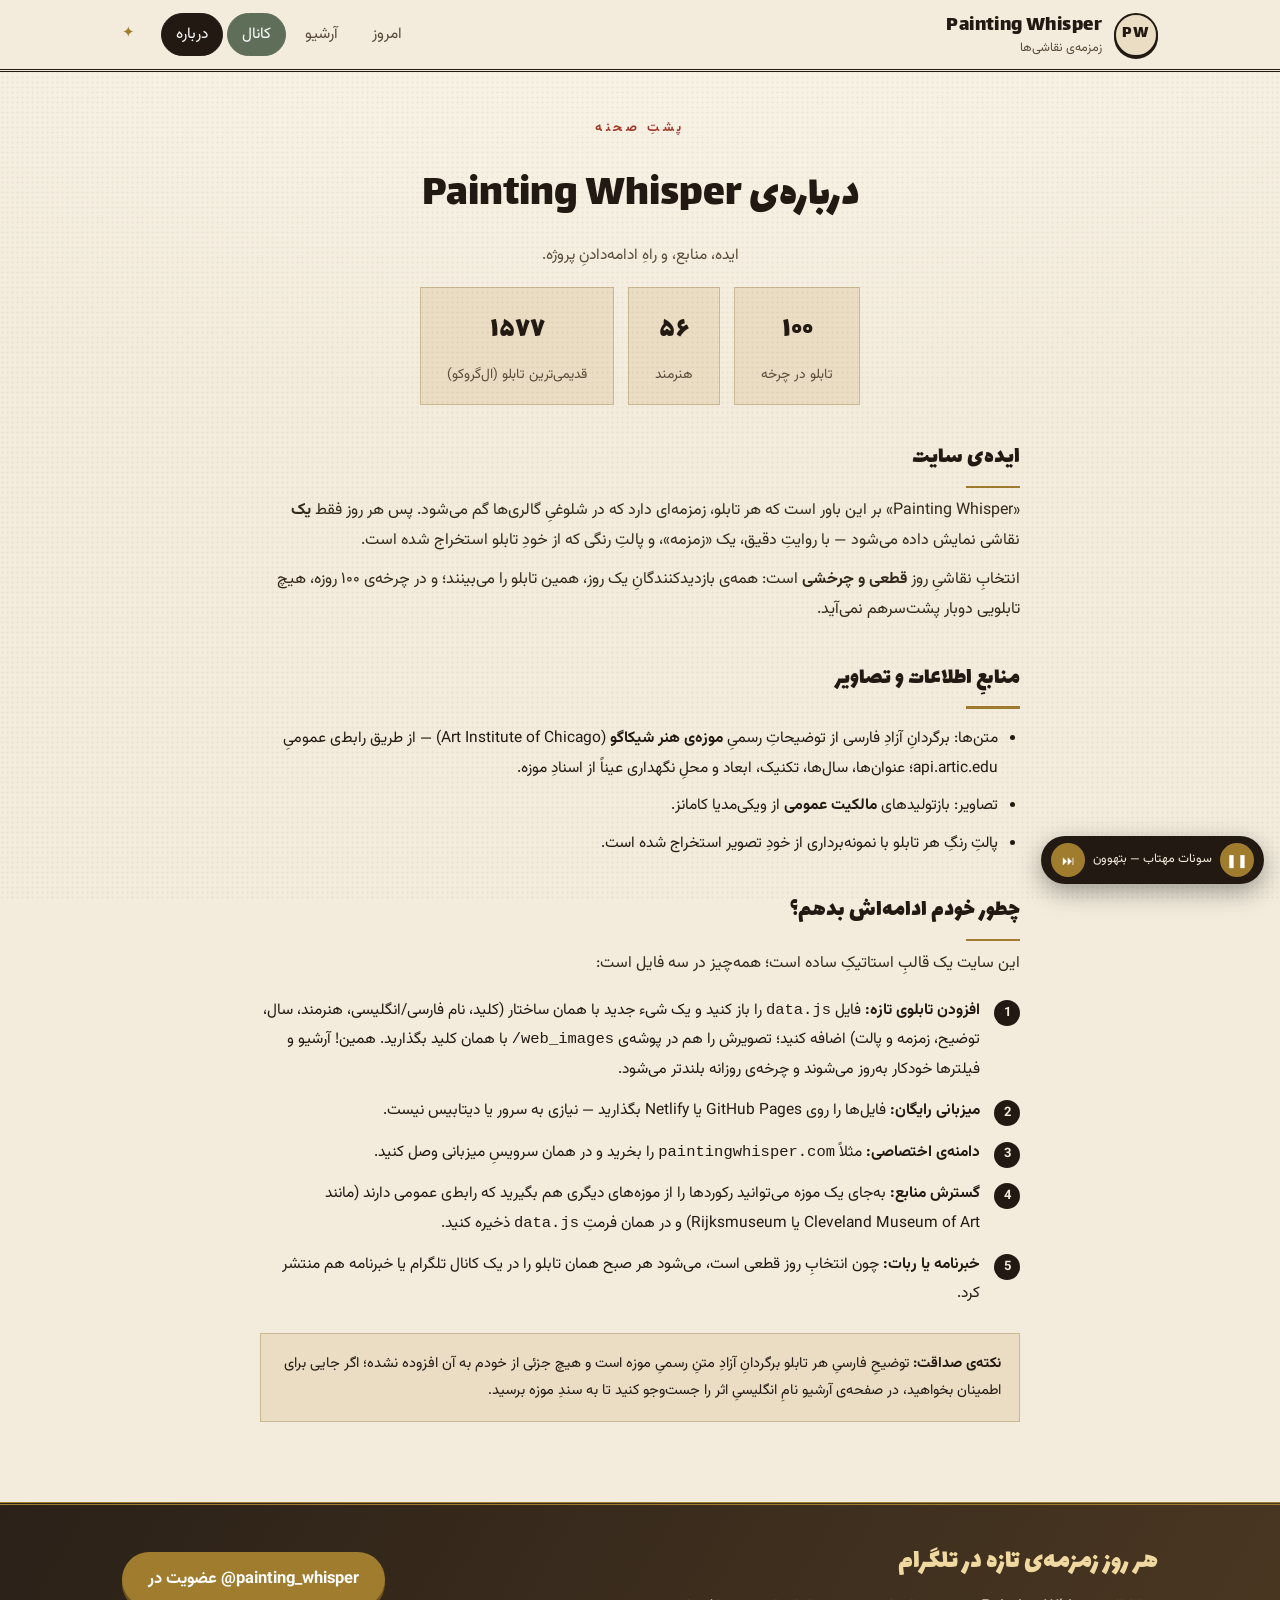
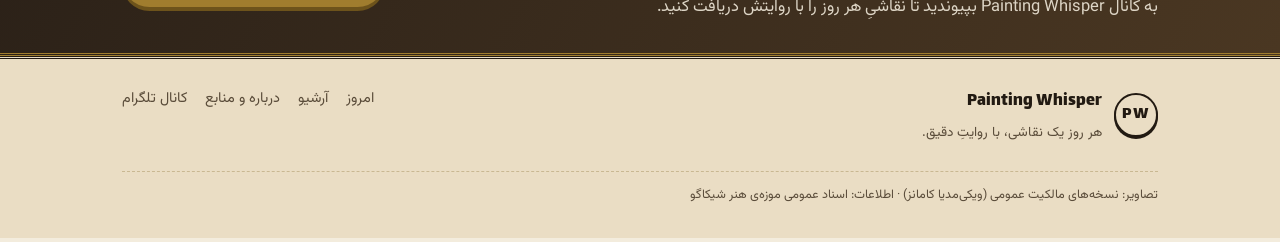
<file: about.html>
<!DOCTYPE html>
<html lang="fa" dir="rtl">
<head>
<meta charset="UTF-8">
<meta name="viewport" content="width=device-width, initial-scale=1.0">
<title>درباره و منابع — Painting Whisper</title>
<meta name="description" content="درباره‌ی Painting Whisper، منبع اطلاعات و تصاویر، و راهنمای ساخت سایت مشابه.">
<link rel="stylesheet" href="style.css">
</head>
<body>

<div class="grain" aria-hidden="true"></div>

<header class="site-head">
  <div class="wrap head-grid">
    <a class="brand" href="index.html">
      <span class="brand-mark" aria-hidden="true">P&#8202;W</span>
      <span class="brand-text">
        <strong>Painting Whisper</strong>
        <small>زمزمه‌ی نقاشی‌ها</small>
      </span>
    </a>
    <nav class="head-nav" aria-label="فهرست">
      <a href="index.html" class="nav-link">امروز</a>
      <a href="archive.html" class="nav-link">آرشیو</a>
      <a href="https://t.me/painting_whisper" class="nav-link nav-tg" target="_blank" rel="noopener">کانال</a>
      <a href="about.html" class="nav-link is-active">درباره</a>
    </nav>
    <div class="head-orn" aria-hidden="true">✦</div>
  </div>
</header>

<main id="main">
  <section class="page-head">
    <div class="wrap">
      <span class="kicker">پشتِ صحنه</span>
      <h1>درباره‌ی Painting Whisper</h1>
      <p>ایده، منابع، و راهِ ادامه‌دادنِ پروژه.</p>
    </div>
  </section>

  <section class="wrap about-body">
    <div class="stats-row" style="display:flex; gap:14px; justify-content:center; flex-wrap:wrap; margin-bottom:26px;">
      <div style="border:1.5px solid var(--line); background:var(--paper2); padding:14px 26px; text-align:center;">
        <span id="stat-count" style="font-family:var(--display); font-size:30px; display:block;">۱۰۰</span>
        <small style="color:var(--ink-soft);">تابلو در چرخه</small>
      </div>
      <div style="border:1.5px solid var(--line); background:var(--paper2); padding:14px 26px; text-align:center;">
        <span id="stat-artists" style="font-family:var(--display); font-size:30px; display:block;">—</span>
        <small style="color:var(--ink-soft);">هنرمند</small>
      </div>
      <div style="border:1.5px solid var(--line); background:var(--paper2); padding:14px 26px; text-align:center;">
        <span style="font-family:var(--display); font-size:30px; display:block;">۱۵۷۷</span>
        <small style="color:var(--ink-soft);">قدیمی‌ترین تابلو (ال‌گروکو)</small>
      </div>
    </div>

    <h2>ایده‌ی سایت</h2>
    <p>«Painting Whisper» بر این باور است که هر تابلو، زمزمه‌ای دارد که در شلوغیِ گالری‌ها گم می‌شود. پس هر روز فقط <b>یک</b> نقاشی نمایش داده می‌شود — با روایتِ دقیق، یک «زمزمه»، و پالتِ رنگی که از خودِ تابلو استخراج شده است.</p>
    <p>انتخابِ نقاشیِ روز <b>قطعی و چرخشی</b> است: همه‌ی بازدیدکنندگانِ یک روز، همین تابلو را می‌بینند؛ و در چرخه‌ی ۱۰۰ روزه، هیچ تابلویی دوبار پشت‌سرهم نمی‌آید.</p>

    <h2>منابعِ اطلاعات و تصاویر</h2>
    <ul class="about-list">
      <li>متن‌ها: برگردانِ آزادِ فارسی از توضیحاتِ رسمیِ <b>موزه‌ی هنر شیکاگو</b> (Art Institute of Chicago) — از طریق رابط‌ی عمومیِ api.artic.edu؛ عنوان‌ها، سال‌ها، تکنیک، ابعاد و محلِ نگهداری عیناً از اسنادِ موزه.</li>
      <li>تصاویر: بازتولیدهای <b>مالکیت عمومی</b> از ویکی‌مدیا کامانز.</li>
      <li>پالتِ رنگِ هر تابلو با نمونه‌برداری از خودِ تصویر استخراج شده است.</li>
    </ul>

    <h2>چطور خودم ادامه‌اش بدهم؟</h2>
    <p>این سایت یک قالبِ استاتیکِ ساده است؛ همه‌چیز در سه فایل است:</p>
    <ol class="step-list">
      <li><b>افزودن تابلوی تازه:</b> فایل <code>data.js</code> را باز کنید و یک شیء جدید با همان ساختار (کلید، نام فارسی/انگلیسی، هنرمند، سال، توضیح، زمزمه و پالت) اضافه کنید؛ تصویرش را هم در پوشه‌ی <code>web_images/</code> با همان کلید بگذارید. همین! آرشیو و فیلترها خودکار به‌روز می‌شوند و چرخه‌ی روزانه بلندتر می‌شود.</li>
      <li><b>میزبانی رایگان:</b> فایل‌ها را روی GitHub Pages یا Netlify بگذارید — نیازی به سرور یا دیتابیس نیست.</li>
      <li><b>دامنه‌ی اختصاصی:</b> مثلاً <code>paintingwhisper.com</code> را بخرید و در همان سرویسِ میزبانی وصل کنید.</li>
      <li><b>گسترش منابع:</b> به‌جای یک موزه می‌توانید رکوردها را از موزه‌های دیگری هم بگیرید که رابط‌ی عمومی دارند (مانند Cleveland Museum of Art یا Rijksmuseum) و در همان فرمتِ <code>data.js</code> ذخیره کنید.</li>
      <li><b>خبرنامه یا ربات:</b> چون انتخابِ روز قطعی است، می‌شود هر صبح همان تابلو را در یک کانال تلگرام یا خبرنامه هم منتشر کرد.</li>
    </ol>

    <div class="source-note">
      <b>نکته‌ی صداقت:</b> توضیحِ فارسیِ هر تابلو برگردانِ آزادِ متنِ رسمیِ موزه است و هیچ جزئی از خودم به آن افزوده نشده؛ اگر جایی برای اطمینان بخواهید، در صفحه‌ی آرشیو نامِ انگلیسیِ اثر را جست‌وجو کنید تا به سندِ موزه برسید.
    </div>
  </section>
</main>

<section class="tg-band" aria-label="کانال تلگرام">
  <div class="wrap tg-inner">
    <div class="tg-text">
      <h2>هر روز زمزمه‌ی تازه در تلگرام</h2>
      <p>به کانال Painting Whisper بپیوندید تا نقاشیِ هر روز را با روایتش دریافت کنید.</p>
    </div>
    <a class="tg-btn" href="https://t.me/painting_whisper" target="_blank" rel="noopener">عضویت در @painting_whisper</a>
  </div>
</section>

<footer class="site-foot">
  <div class="wrap foot-grid">
    <div class="foot-brand">
      <span class="brand-mark" aria-hidden="true">P&#8202;W</span>
      <div>
        <strong>Painting Whisper</strong>
        <p>هر روز یک نقاشی، با روایتِ دقیق.</p>
      </div>
    </div>
    <nav class="foot-nav" aria-label="پیوندها">
      <a href="index.html">امروز</a>
      <a href="archive.html">آرشیو</a>
      <a href="about.html">درباره و منابع</a>
      <a href="https://t.me/painting_whisper" target="_blank" rel="noopener">کانال تلگرام</a>
    </nav>
    <p class="foot-fine">تصاویر: نسخه‌های مالکیت عمومی (ویکی‌مدیا کامانز) · اطلاعات: اسناد عمومی موزه‌ی هنر شیکاگو</p>
  </div>
</footer>

<script src="data.js"></script>
<script src="script.js"></script>
<script src="player.js"></script>
</body>
</html>
</file>
<file: style.css>
/* ================================================================
   Painting Whisper — retro museum style
   Palette:
   paper    #f3ecdd   (کاغذ کهنه)
   paper2   #eaddc4   (کاغذ تیره‌تر)
   ink      #221a12   (جوهری)
   ink-soft #5a4c3a   (قهوه‌ای خاکی)
   lacquer  #a13a2a   (لاکی/آجری)
   brass    #a07d2e   (برنجی)
   sage     #5e6e58   (سبز موزه‌ای)
   ================================================================ */

@font-face {
  font-display: swap;
  font-family: "Vazirmatn";
  src: url("fonts/Vazirmatn-Regular.woff2") format("woff2");
  font-weight: 400;
  font-display: swap;
}
@font-face {
  font-display: swap;
  font-family: "Vazirmatn";
  src: url("fonts/Vazirmatn-Bold.woff2") format("woff2");
  font-weight: 700;
  font-display: swap;
}
@font-face {
  font-display: swap;
  font-family: "Lalezar";
  src: url("fonts/Lalezar-Regular.woff2") format("woff2");
  font-weight: 400;
  font-display: swap;
}

:root {
  --paper: #f3ecdd;
  --paper2: #eaddc4;
  --paper3: #e2d2b4;
  --ink: #221a12;
  --ink-soft: #5a4c3a;
  --lacquer: #a13a2a;
  --brass: #a07d2e;
  --sage: #5e6e58;
  --line: #c9b892;
  --serif: "Vazirmatn", serif;
  --display: "Lalezar", "Vazirmatn", serif;
  --shadow-frame: 0 1px 0 rgba(255,255,255,.5) inset, 0 10px 30px rgba(34,26,18,.18);
}

* { box-sizing: border-box; }

html { scroll-behavior: smooth; }
@media (prefers-reduced-motion: reduce) {
  html { scroll-behavior: auto; }
  *, *::before, *::after { animation-duration: .01ms !important; transition-duration: .01ms !important; }
}

body {
  margin: 0;
  background: var(--paper);
  color: var(--ink);
  font-family: var(--serif);
  font-size: 16.5px;
  line-height: 1.9;
  -webkit-font-smoothing: antialiased;
}

/* کاغذِ خال‌خال */
.grain {
  position: fixed; inset: 0; pointer-events: none; z-index: 40;
  opacity: .5; mix-blend-mode: multiply;
  background-image: radial-gradient(rgba(90,70,40,.10) 1px, transparent 1.1px);
  background-size: 5px 5px;
}

.wrap { max-width: 1080px; margin-inline: auto; padding-inline: 22px; }

a { color: var(--lacquer); }
a:focus-visible, button:focus-visible {
  outline: 2.5px solid var(--brass);
  outline-offset: 3px;
  border-radius: 2px;
}

::selection { background: var(--brass); color: #fff; }

/* ============ HEADER ============ */
.site-head {
  border-bottom: 3px double var(--ink);
  background: var(--paper);
  position: sticky; top: 0; z-index: 50;
}
.head-grid {
  display: flex; align-items: center; gap: 26px;
  padding-block: 12px;
}
.brand { display: flex; align-items: center; gap: 12px; text-decoration: none; color: var(--ink); }
.brand-mark {
  width: 44px; height: 44px; flex: 0 0 auto;
  display: grid; place-items: center;
  border: 2px solid var(--ink);
  border-radius: 50%;
  font-family: var(--display);
  font-size: 17px;
  letter-spacing: .05em;
  background: var(--paper2);
  box-shadow: 0 2px 0 var(--ink);
}
.brand-text { display: flex; flex-direction: column; line-height: 1.35; }
.brand-text strong { font-family: var(--display); font-size: 21px; font-weight: 400; letter-spacing: .02em; }
.brand-text small { font-size: 12.5px; color: var(--ink-soft); }
.head-nav { display: flex; gap: 4px; margin-inline-start: auto; }
.nav-link {
  text-decoration: none; color: var(--ink-soft);
  font-size: 15.5px; padding: 6px 14px;
  border: 1.5px solid transparent; border-radius: 999px;
}
.nav-link:hover { color: var(--ink); border-color: var(--line); }
.nav-link.is-active {
  color: #fff; background: var(--ink); border-color: var(--ink);
}
.head-orn { color: var(--brass); font-size: 15px; }

/* ============ HERO ============ */
.hero { padding: 44px 0 8px; text-align: center; }
.kicker-row { display: flex; align-items: center; gap: 14px; }
.kicker-row .rule { flex: 1; height: 1.5px; background: linear-gradient(90deg, transparent, var(--line) 20%, var(--line) 80%, transparent); }
.kicker {
  font-size: 13px; letter-spacing: .28em; color: var(--lacquer);
  white-space: nowrap; font-weight: 700;
}
.hero-title {
  font-family: var(--display); font-weight: 400;
  font-size: clamp(34px, 6vw, 56px);
  line-height: 1.35; margin: 18px 0 6px;
}
.hero-title em { font-style: normal; color: var(--lacquer); display: inline-block; }
.date-strip {
  display: inline-flex; align-items: center; gap: 10px; flex-wrap: wrap;
  border: 1.5px solid var(--line); border-radius: 999px;
  padding: 6px 18px; margin-top: 14px;
  font-size: 14.5px; color: var(--ink-soft); background: var(--paper2);
}
.ds-label {
  font-weight: 700; color: var(--ink);
  border-inline-end: 1.5px solid var(--line); padding-inline-end: 10px;
}
.ds-sep { color: var(--brass); }

/* ============ FEATURE (نقاشی امروز) ============ */
.feature { padding: 30px 0 46px; }
.feature-grid {
  display: grid; grid-template-columns: minmax(0, 7fr) minmax(0, 5fr);
  gap: 30px; align-items: start;
}

/* قاب موزه‌ای */
.art-frame {
  background: var(--paper2);
  padding: 16px;
  border: 1.5px solid var(--ink);
  box-shadow: var(--shadow-frame);
  position: relative;
}
.art-frame::before {
  content: ""; position: absolute; inset: 6px;
  border: 1px solid var(--line); pointer-events: none;
}
.art-frame::after { /* گوشه‌های برنجی */
  content: ""; position: absolute; inset: 10px; pointer-events: none;
  background:
    radial-gradient(circle 4px at 0 0, var(--brass) 3px, transparent 4px),
    radial-gradient(circle 4px at 100% 0, var(--brass) 3px, transparent 4px),
    radial-gradient(circle 4px at 0 100%, var(--brass) 3px, transparent 4px),
    radial-gradient(circle 4px at 100% 100%, var(--brass) 3px, transparent 4px);
}
.art-frame img {
  display: block; width: 100%; height: auto;
  border: 1px solid rgba(34,26,18,.35);
  box-shadow: 0 6px 22px rgba(34,26,18,.28);
  filter: saturate(.94) contrast(.98) sepia(.06);
}
.mat { background: #efe6d2; padding: 10px; }
.fig-cap {
  margin-top: 12px; text-align: center;
  font-size: 13px; color: var(--ink-soft); line-height: 1.7;
}
.fig-cap b { color: var(--ink); font-weight: 700; }

/* کارت اطلاعات */
.info-card {
  border: 1.5px solid var(--ink);
  background: var(--paper);
  box-shadow: 6px 6px 0 var(--paper3);
  padding: 26px 26px 20px;
  position: relative;
}
.badge-day {
  position: absolute; top: -16px; inset-inline-start: 22px;
  background: var(--lacquer); color: #fff;
  font-size: 13px; letter-spacing: .12em; font-weight: 700;
  padding: 4px 14px; border-radius: 999px;
  box-shadow: 0 2px 0 rgba(34,26,18,.4);
}
.paint-no {
  font-family: var(--display);
  font-size: 15px; color: var(--brass); letter-spacing: .08em;
  margin: 0 0 4px;
}
.title-fa {
  font-family: var(--display); font-weight: 400;
  font-size: clamp(27px, 4vw, 37px); line-height: 1.4; margin: 0 0 2px;
}
.title-en {
  font-size: 14px; color: var(--ink-soft); margin: 0 0 14px;
  letter-spacing: .04em; direction: ltr; text-align: start;
}
.facts {
  border-block: 1.5px solid var(--line);
  padding-block: 10px; margin: 0 0 16px;
  display: grid; gap: 2px;
}
.fact { display: flex; gap: 8px; font-size: 15px; padding-block: 3px; }
.fact dt { color: var(--ink-soft); min-width: 74px; font-size: 13.5px; padding-top: 2px; }
.fact dd { margin: 0; color: var(--ink); font-weight: 700; }
.styles-row { display: flex; flex-wrap: wrap; gap: 8px; margin: 0 0 16px; }
.chip {
  font-size: 12.5px; font-weight: 700; letter-spacing: .06em;
  border: 1.5px solid var(--sage); color: var(--sage);
  border-radius: 999px; padding: 2px 12px;
}
.desc { font-size: 15.8px; margin: 0; color: #33291d; }

/* زمزمه */
.whisper {
  margin-top: 20px;
  border-inline-start: 4px solid var(--brass);
  background: var(--paper2);
  padding: 12px 16px 12px 16px;
  border-radius: 0 8px 8px 0;
}
.whisper-label {
  font-size: 12px; letter-spacing: .24em; color: var(--brass); font-weight: 700;
  display: block; margin-bottom: 2px;
}
.whisper p { margin: 0; font-size: 16.5px; font-weight: 700; color: var(--ink); }

/* پالت رنگ استخراج‌شده */
.palette-row { display: flex; align-items: center; gap: 10px; margin-top: 18px; }
.palette-row .pr-label { font-size: 12.5px; color: var(--ink-soft); letter-spacing: .1em; }
.swatches { display: flex; gap: 6px; }
.swatch {
  width: 30px; height: 30px; border-radius: 50%;
  border: 1.5px solid rgba(34,26,18,.45);
  box-shadow: 0 1px 3px rgba(34,26,18,.25);
}
.credit-note { margin-top: 14px; font-size: 12.5px; color: var(--ink-soft); }
.credit-note a { color: var(--sage); }

/* ============ WISDOM STRIP ============ */
.wisdom {
  background: var(--ink); color: var(--paper);
  border-block: 3px double var(--brass);
  padding: 34px 0; text-align: center;
  position: relative;
}
.wisdom::before, .wisdom::after {
  content: "❦"; position: absolute; top: 50%; transform: translateY(-50%);
  color: var(--brass); font-size: 18px; opacity: .8;
}
.wisdom::before { inset-inline-start: 4vw; }
.wisdom::after { inset-inline-end: 4vw; }
.quote {
  font-family: var(--display); font-weight: 400;
  font-size: clamp(20px, 3vw, 27px); line-height: 1.8; margin: 0;
  max-width: 760px; margin-inline: auto;
}
.quote-by { margin: 10px 0 0; font-size: 14px; color: #cbb98f; letter-spacing: .08em; }

/* ============ SHELF ============ */
.shelf { padding: 44px 0 54px; }
.shelf-head { display: flex; align-items: baseline; gap: 16px; margin-bottom: 20px; }
.shelf-head h2 {
  font-family: var(--display); font-weight: 400;
  font-size: 27px; margin: 0;
}
.shelf-head h2::after {
  content: ""; display: block; width: 66px; height: 3px;
  background: var(--lacquer); margin-top: 6px; border-radius: 2px;
}
.shelf-more { margin-inline-start: auto; font-size: 14.5px; text-decoration: none; font-weight: 700; }
.shelf-more:hover { text-decoration: underline; }

.shelf-grid {
  display: grid; grid-template-columns: repeat(4, 1fr); gap: 20px;
}
.mini {
  text-decoration: none; color: var(--ink);
  background: var(--paper2);
  border: 1.5px solid var(--line);
  padding: 10px 10px 12px;
  transition: transform .18s ease, box-shadow .18s ease;
  display: flex; flex-direction: column;
}
.mini:hover {
  transform: translateY(-4px);
  box-shadow: 0 12px 24px rgba(34,26,18,.16);
  border-color: var(--ink);
}
.mini-frame {
  border: 1px solid var(--ink);
  background: #efe6d2; padding: 6px;
}
.mini img { display: block; width: 100%; height: 150px; object-fit: cover; }
.mini-date { font-size: 11.5px; color: var(--brass); letter-spacing: .1em; font-weight: 700; margin-top: 9px; }
.mini-title { font-size: 15.5px; font-weight: 700; line-height: 1.6; margin-top: 1px; }
.mini-artist { font-size: 13px; color: var(--ink-soft); }

/* ============ ARCHIVE PAGE ============ */
.page-head { padding: 40px 0 6px; text-align: center; }
.page-head h1 { font-family: var(--display); font-weight: 400; font-size: clamp(30px, 5vw, 44px); margin: 10px 0 4px; }
.page-head p { color: var(--ink-soft); margin: 0; font-size: 15.5px; }

.filter-row {
  display: flex; flex-wrap: wrap; gap: 8px; justify-content: center;
  padding: 18px 0 8px;
}
.filter-btn {
  font-family: var(--serif); font-size: 14px; font-weight: 700;
  background: transparent; color: var(--ink-soft);
  border: 1.5px solid var(--line); border-radius: 999px;
  padding: 5px 16px; cursor: pointer;
}
.filter-btn:hover { border-color: var(--ink); color: var(--ink); }
.filter-btn.is-on { background: var(--ink); color: var(--paper); border-color: var(--ink); }

.archive-grid {
  display: grid; grid-template-columns: repeat(3, 1fr); gap: 22px;
  padding: 18px 0 50px;
}
.arch-card {
  border: 1.5px solid var(--line); background: var(--paper2);
  text-decoration: none; color: var(--ink);
  display: flex; flex-direction: column;
  transition: box-shadow .18s ease, transform .18s ease;
}
.arch-card:hover { box-shadow: 0 14px 28px rgba(34,26,18,.15); transform: translateY(-3px); }
.arch-top { position: relative; border-bottom: 1.5px solid var(--line); background: #efe6d2; }
.arch-top img { display: block; width: 100%; height: 190px; object-fit: cover; }
.arch-no {
  position: absolute; top: 10px; inset-inline-start: 10px;
  background: rgba(34,26,18,.82); color: var(--paper);
  font-size: 11.5px; letter-spacing: .1em; padding: 2px 10px; border-radius: 999px;
}
.arch-body { padding: 14px 16px 16px; display: flex; flex-direction: column; gap: 3px; flex: 1; }
.arch-fa { font-weight: 700; font-size: 17px; }
.arch-en { font-size: 12.5px; color: var(--ink-soft); direction: ltr; text-align: start; }
.arch-meta { font-size: 13px; color: var(--ink-soft); margin-top: auto; padding-top: 8px; border-top: 1px dashed var(--line); }
.arch-meta b { color: var(--lacquer); }

.empty-note {
  text-align: center; color: var(--ink-soft); padding: 30px 0 50px; font-size: 15px;
}

/* ============ ABOUT ============ */
.about-body { padding: 10px 0 50px; max-width: 760px; margin-inline: auto; }
.about-body h2 { font-family: var(--display); font-weight: 400; font-size: 24px; margin: 30px 0 8px; }
.about-body h2::after { content: ""; display: block; width: 54px; height: 2.5px; background: var(--brass); margin-top: 5px; }
.about-body p { font-size: 16px; color: #33291d; margin: 8px 0; }
.about-list { padding-inline-start: 22px; font-size: 15.5px; }
.about-list li { margin-bottom: 8px; }
.source-note {
  background: var(--paper2); border: 1.5px solid var(--line);
  padding: 16px 18px; margin-top: 24px; font-size: 14.5px;
}
.step-list { counter-reset: st; padding-inline-start: 0; list-style: none; }
.step-list li {
  counter-increment: st; position: relative; padding-inline-start: 40px;
  margin-bottom: 12px; font-size: 15.5px;
}
.step-list li::before {
  content: counter(st);
  position: absolute; inset-inline-start: 0; top: 4px;
  width: 26px; height: 26px; display: grid; place-items: center;
  background: var(--ink); color: var(--paper);
  font-size: 13px; border-radius: 50%; font-weight: 700;
}

/* ============ FOOTER ============ */
.site-foot {
  border-top: 3px double var(--ink);
  background: var(--paper2);
  padding: 26px 0 30px;
}
.foot-grid { display: flex; flex-wrap: wrap; gap: 22px; align-items: flex-start; }
.foot-brand { display: flex; gap: 12px; align-items: center; }
.foot-brand strong { font-family: var(--display); font-weight: 400; font-size: 18px; display: block; }
.foot-brand p { margin: 0; font-size: 13.5px; color: var(--ink-soft); }
.foot-nav { display: flex; gap: 18px; margin-inline-start: auto; }
.foot-nav a { color: var(--ink-soft); text-decoration: none; font-size: 14.5px; }
.foot-nav a:hover { color: var(--lacquer); text-decoration: underline; }
.foot-fine { flex-basis: 100%; font-size: 12.5px; color: var(--ink-soft); margin: 4px 0 0; border-top: 1px dashed var(--line); padding-top: 12px; }

/* ============ RESPONSIVE ============ */
@media (max-width: 940px) {
  .feature-grid { grid-template-columns: 1fr; }
  .shelf-grid { grid-template-columns: repeat(2, 1fr); }
  .archive-grid { grid-template-columns: repeat(2, 1fr); }
}
@media (max-width: 620px) {
  .head-grid { flex-wrap: wrap; gap: 10px; }
  .head-nav { order: 3; width: 100%; justify-content: center; }
  .head-orn { display: none; }
  .shelf-grid { grid-template-columns: repeat(2, 1fr); gap: 12px; }
  .archive-grid { grid-template-columns: 1fr; }
  .info-card { padding: 22px 18px 18px; }
  .fact dt { min-width: 64px; }
  .mini img { height: 120px; }
}
@media (max-width: 400px) {
  .shelf-grid { grid-template-columns: 1fr; }
}

/* ============ افزوده‌ی آرشیوِ قوی ============ */
.arch-tools{display:flex;align-items:center;gap:14px;flex-wrap:wrap;margin:6px 0 18px}
.search-wrap{position:relative;flex:1 1 240px;min-width:200px}
.search-ic{position:absolute;top:50%;right:14px;transform:translateY(-50%);font-size:20px;color:var(--ink-soft);pointer-events:none}
.arch-search{width:100%;padding:12px 42px 12px 16px;border:1.5px solid var(--line);background:var(--paper2);font-family:inherit;font-size:15px;color:var(--ink);border-radius:2px;box-shadow:3px 3px 0 var(--shadow-sm)}
.arch-search:focus{outline:none;border-color:var(--brass);box-shadow:3px 3px 0 rgba(160,125,46,.25)}
.sort-wrap{display:flex;align-items:center;gap:10px}
.sort-label{font-size:13px;color:var(--ink-soft);white-space:nowrap}
.arch-sort{padding:11px 14px;border:1.5px solid var(--line);background:var(--paper2);font-family:inherit;font-size:14px;color:var(--ink);border-radius:2px;cursor:pointer}
.arch-sort:focus{outline:none;border-color:var(--brass)}
.arch-count{font-size:13px;color:var(--lacquer);font-weight:700;border:1.5px dashed var(--lacquer);padding:7px 14px;border-radius:999px;white-space:nowrap}

.arch-medium{display:block;font-size:12.5px;color:var(--ink-soft);margin-top:3px}
.arch-card.is-today .arch-top{outline:2.5px solid var(--lacquer);outline-offset:-2.5px}
.arch-today{position:absolute;bottom:10px;left:10px;background:var(--lacquer);color:var(--paper);font-family:var(--display);font-size:13px;padding:4px 12px;border-radius:999px;box-shadow:2px 2px 0 var(--shadow-sm)}
.empty-note{grid-column:1/-1;text-align:center;color:var(--ink-soft);padding:40px 20px;font-style:italic}

/* ============ مودالِ جزئیات ============ */
.modal-back{position:fixed;inset:0;background:rgba(24,17,10,.72);z-index:900;display:flex;align-items:center;justify-content:center;padding:18px;backdrop-filter:blur(3px)}
.modal{position:relative;background:var(--paper);max-width:960px;width:100%;max-height:92vh;overflow-y:auto;border:1.5px solid var(--line);box-shadow:10px 10px 0 var(--shadow);display:grid;grid-template-columns:minmax(0,1.05fr) minmax(0,1fr)}
.modal::before{content:"";position:sticky;top:0;grid-column:1/-1;height:8px;display:block;background:var(--lacquer)}
.modal-close{position:absolute;top:14px;left:14px;z-index:5;width:38px;height:38px;border:1.5px solid var(--line);background:var(--paper2);color:var(--ink);font-size:16px;cursor:pointer;border-radius:999px;line-height:1}
.modal-close:hover{background:var(--lacquer);color:var(--paper);border-color:var(--lacquer)}
.m-figwrap{padding:24px 22px;background:var(--paper2);display:flex;align-items:center;justify-content:center}
.m-figwrap .art-frame.small{width:100%}
.m-body{padding:26px 28px 30px;border-right:1.5px dashed var(--line)}
.m-body .title-fa{font-size:27px;margin:8px 0 2px}
.m-body .title-en{margin-bottom:16px}
@media(max-width:760px){
  .modal{grid-template-columns:1fr;max-height:94vh}
  .m-body{border-right:none;border-top:1.5px dashed var(--line)}
  .m-figwrap{padding:18px}
  .modal-close{top:10px;left:10px}
  .arch-tools{gap:10px}
  .search-wrap{flex:1 1 100%}
}

/* ===== v2 refinements ===== */
body{background:radial-gradient(1200px 500px at 50% -100px,#fbf6ea,transparent),var(--paper)}
.hero{padding:34px 0 0}.feature{padding:20px 0 30px}
.shelf{padding:34px 0 40px}
.shelf-grid,.archive-grid{display:grid;grid-template-columns:repeat(auto-fill,minmax(210px,1fr));gap:20px;grid-auto-flow:dense}
.shelf-grid>*,.archive-grid>*{min-width:0}
.arch-card img,.shelf-grid img{width:100%;aspect-ratio:4/5;object-fit:cover;display:block}
.arch-card,.shelf-grid a{transition:transform .25s,box-shadow .25s}
.arch-card:hover,.shelf-grid a:hover{transform:translateY(-4px);box-shadow:0 14px 30px rgba(34,26,18,.22)}
.nav-tg{color:#fff!important;background:var(--sage);border-color:var(--sage)}
.tg-band{margin-top:30px;background:linear-gradient(120deg,#2b2118,#4a3722);color:#f3ecdd;border-block:3px double var(--brass)}
.tg-inner{display:flex;align-items:center;justify-content:space-between;gap:24px;padding-block:30px;flex-wrap:wrap}
.tg-text h2{font-family:var(--display);font-weight:400;font-size:28px;margin:0 0 4px;color:#f0d9a0}
.tg-text p{margin:0;opacity:.88}
.tg-btn{background:var(--brass);color:#fff;text-decoration:none;padding:12px 26px;border-radius:999px;font-weight:700;direction:ltr;box-shadow:0 4px 0 #6d531b}
.tg-btn:hover{background:#b8913a}
.mplayer{position:fixed;inset-inline-start:16px;bottom:16px;z-index:60;display:flex;align-items:center;gap:8px;background:var(--ink);color:var(--paper);padding:7px 10px;border-radius:999px;box-shadow:0 8px 24px rgba(0,0,0,.35);max-width:calc(100vw - 32px)}
.mplayer button{background:var(--brass);color:#fff;border:0;border-radius:50%;width:34px;height:34px;cursor:pointer;font-size:13px}
.mp-title{font-size:12.5px;max-width:190px;overflow:hidden;text-overflow:ellipsis;white-space:nowrap}
.mplayer.is-on .mp-btn{animation:pw 1.8s infinite}
@keyframes pw{50%{box-shadow:0 0 0 7px rgba(160,125,46,.25)}}
@media(max-width:600px){.mp-title{display:none}.shelf-grid,.archive-grid{grid-template-columns:repeat(2,1fr);gap:12px}.tg-text h2{font-size:22px}}

.art-frame-wrap{position:sticky;top:90px;align-self:start}
@media(max-width:860px){.art-frame-wrap{position:static}}
/* full-picture display: never crop paintings */
.mini img{object-fit:contain;background:#1d1812;height:170px}
.arch-top img{object-fit:contain;background:#1d1812;height:230px}
.arch-card img,.shelf-grid img{aspect-ratio:1/1;object-fit:contain;background:#1d1812}

.date-strip{direction:rtl;text-align:right;justify-content:flex-start}
.date-strip #greg-date{direction:ltr;unicode-bidi:isolate}
</file>
